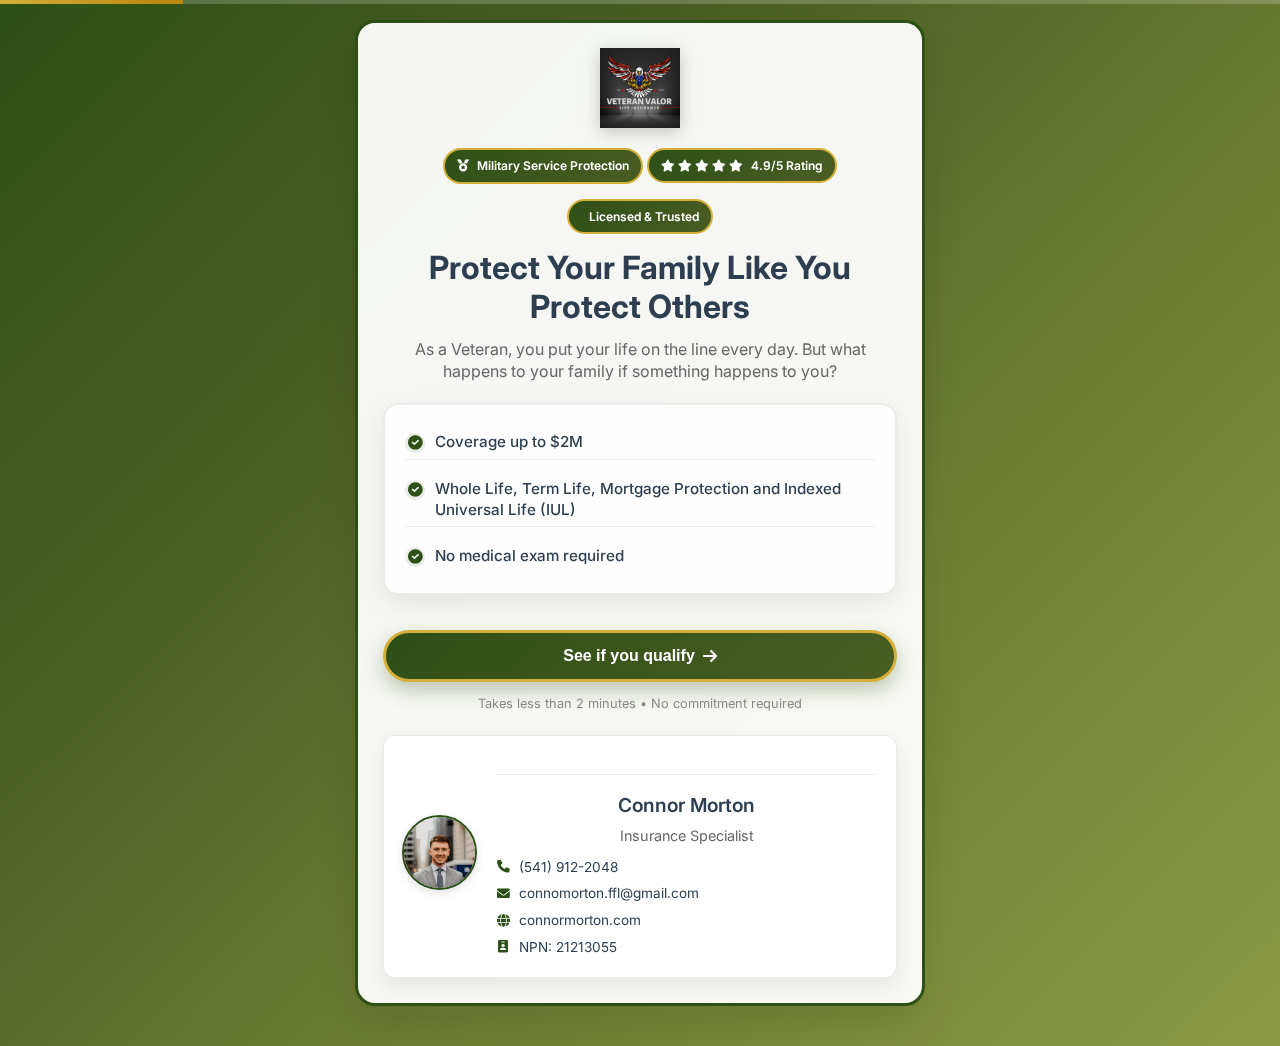
<file: index.html>
<!DOCTYPE html>
<html lang="en">
<head>
    <meta charset="UTF-8">
    <meta name="viewport" content="width=device-width, initial-scale=1.0">
    <title>Veteran Valor Life Insurance - Get Personalized Quotes for Veterans</title>
    <meta name="description" content="Veteran Valor Life Insurance - Get personalized life insurance quotes for veterans. Coverage up to $2M, no medical exam required. Whole Life, Term Life, and IUL options.">
    <meta name="keywords" content="veteran life insurance, military life insurance, veteran insurance quotes, life insurance for veterans, army life insurance, navy life insurance, marine life insurance">
    <meta property="og:title" content="Veteran Valor Life Insurance">
    <meta property="og:description" content="Get personalized life insurance quotes for veterans. Coverage up to $2M, no medical exam required.">
    <meta property="og:url" content="https://veteranvalorlifeinsurance.com">
    <meta property="og:type" content="website">
    <meta name="robots" content="index, follow">
    <link rel="canonical" href="https://veteranvalorlifeinsurance.com">
    <!-- Google tag (gtag.js) -->
    <script async src="https://www.googletagmanager.com/gtag/js?id=AW-11492282990"></script>
    <script>
      window.dataLayer = window.dataLayer || [];
      function gtag(){dataLayer.push(arguments);}
      gtag('js', new Date());

      gtag('config', 'AW-11492282990');
    </script>
    
    <!-- Security Headers -->
    <meta http-equiv="Content-Security-Policy" content="upgrade-insecure-requests">
    <meta http-equiv="Strict-Transport-Security" content="max-age=31536000; includeSubDomains">
    <meta http-equiv="X-Content-Type-Options" content="nosniff">
    <meta http-equiv="X-Frame-Options" content="DENY">
    <meta http-equiv="X-XSS-Protection" content="1; mode=block">
    <link rel="stylesheet" href="styles.css">
    <link href="https://fonts.googleapis.com/css2?family=Inter:wght@400;500;600;700&display=swap" rel="stylesheet">
    <link rel="stylesheet" href="https://cdnjs.cloudflare.com/ajax/libs/font-awesome/6.0.0/css/all.min.css">
    <script src="https://assets.calendly.com/assets/external/widget.js" async></script>
</head>
<body>
    <!-- Progress Bar -->
    <div class="progress-container">
        <div class="progress-bar" id="progressBar"></div>
    </div>

    <!-- Page 1: Welcome/Hook -->
    <div class="page active" id="page1">
        <div class="container">
            <div class="hero-section">
                <div class="logo-container">
                    <img src="logo1.png" alt="Veteran Valor Life Insurance Logo" class="logo-image">
                </div>
                <div class="badge">
                    <i class="fas fa-medal"></i>
                    Military Service Protection
                </div>
                
                <div class="badge rating-badge">
                    <div class="stars">
                        <i class="fas fa-star"></i>
                        <i class="fas fa-star"></i>
                        <i class="fas fa-star"></i>
                        <i class="fas fa-star"></i>
                        <i class="fas fa-star"></i>
                    </div>
                    <span>4.9/5 Rating</span>
                </div>
                
                <div class="badge professional-badge">
                    <i class="fas fa-shield-check"></i>
                    Licensed & Trusted
                </div>
                <h1>Protect Your Family Like You Protect Others</h1>
                <p class="subtitle">As a Veteran, you put your life on the line every day. But what happens to your family if something happens to you?</p>
                <div class="benefits">
                    <div class="benefit-item">
                        <i class="fas fa-check-circle"></i>
                        <span>Coverage up to $2M</span>
                    </div>
                    <div class="benefit-item">
                        <i class="fas fa-check-circle"></i>
                        <span>Whole Life, Term Life, Mortgage Protection and Indexed Universal Life (IUL)</span>
                    </div>
                    <div class="benefit-item">
                        <i class="fas fa-check-circle"></i>
                        <span>No medical exam required</span>
                    </div>
                </div>
                <button class="btn-primary" onclick="nextPage()">
                    See if you qualify
                    <i class="fas fa-arrow-right"></i>
                </button>
                <p class="disclaimer">Takes less than 2 minutes • No commitment required</p>
                
                <!-- Contact Card -->
                <div class="contact-card">
                    <div class="contact-card-content">
                        <div class="contact-photo">
                            <img src="IMG_0195.jpeg" alt="Connor Morton - Insurance Specialist" class="contact-headshot">
                        </div>
                        <div class="contact-info">
                            <div class="contact-name">Connor Morton</div>
                            <div class="contact-title">Insurance Specialist</div>
                            <div class="contact-details">
                                <div class="contact-item">
                                    <i class="fas fa-phone"></i>
                                    <span>(541) 912-2048</span>
                                </div>
                                <div class="contact-item">
                                    <i class="fas fa-envelope"></i>
                                    <span>connomorton.ffl@gmail.com</span>
                                </div>
                                <div class="contact-item">
                                    <i class="fas fa-globe"></i>
                                    <span>connormorton.com</span>
                                </div>
                                <div class="contact-item">
                                    <i class="fas fa-id-badge"></i>
                                    <span>NPN: 21213055</span>
                                </div>
                            </div>
                        </div>
                    </div>
                </div>
            </div>
        </div>
    </div>

    <!-- Page 2: Military Branch Identification -->
    <div class="page" id="page2">
        <div class="container">
            <h2>What Branch did you Serve?</h2>
            <p class="question-subtitle">This helps us provide the most relevant coverage options for your specific military service.</p>
            
            <div class="options-grid">
                <div class="option-card" onclick="selectOption('role', 'army')">
                    <div class="option-icon">
                        <i class="fas fa-shield-alt"></i>
                    </div>
                    <h3>Army</h3>
                    <p>United States Army</p>
                </div>
                
                <div class="option-card" onclick="selectOption('role', 'navy')">
                    <div class="option-icon">
                        <i class="fas fa-anchor"></i>
                    </div>
                    <h3>Navy</h3>
                    <p>United States Navy</p>
                </div>
                
                <div class="option-card" onclick="selectOption('role', 'marines')">
                    <div class="option-icon">
                        <i class="fas fa-star"></i>
                    </div>
                    <h3>Marines</h3>
                    <p>United States Marine Corps</p>
                </div>
                
                <div class="option-card" onclick="selectOption('role', 'other')">
                    <div class="option-icon">
                        <i class="fas fa-user-tie"></i>
                    </div>
                    <h3>Other</h3>
                    <p>Other military branch</p>
                </div>
            </div>
        </div>
    </div>

    <!-- Page 3: Family Status -->
    <div class="page" id="page3">
        <div class="container">
            <h2>Do you have dependents who rely on your income?</h2>
            <p class="question-subtitle">This helps us understand your family's financial protection needs.</p>
            
            <div class="options-simple">
                <div class="option-simple" onclick="selectOption('dependents', 'yes')">
                    <div class="option-content">
                        <i class="fas fa-users"></i>
                        <div>
                            <h3>Yes</h3>
                            <p>I have a spouse, children, or other dependents</p>
                        </div>
                    </div>
                </div>
                
                <div class="option-simple" onclick="selectOption('dependents', 'no')">
                    <div class="option-content">
                        <i class="fas fa-user"></i>
                        <div>
                            <h3>No</h3>
                            <p>I don't have dependents currently</p>
                        </div>
                    </div>
                </div>
            </div>
        </div>
    </div>

    <!-- Page 4: Income/Protection Needs -->
    <div class="page" id="page4">
        <div class="container">
            <h2>What's your annual household income?</h2>
            <p class="question-subtitle">This helps us calculate the right amount of coverage for your family.</p>
            
            <div class="options-simple">
                <div class="option-simple" onclick="selectOption('income', 'under-50k')">
                    <div class="option-content">
                        <h3>Under $50,000</h3>
                    </div>
                </div>
                
                <div class="option-simple" onclick="selectOption('income', '50k-75k')">
                    <div class="option-content">
                        <h3>$50,000 - $75,000</h3>
                    </div>
                </div>
                
                <div class="option-simple" onclick="selectOption('income', '75k-100k')">
                    <div class="option-content">
                        <h3>$75,000 - $100,000</h3>
                    </div>
                </div>
                
                <div class="option-simple" onclick="selectOption('income', '100k-150k')">
                    <div class="option-content">
                        <h3>$100,000 - $150,000</h3>
                    </div>
                </div>
                
                <div class="option-simple" onclick="selectOption('income', 'over-150k')">
                    <div class="option-content">
                        <h3>Over $150,000</h3>
                    </div>
                </div>
            </div>
        </div>
    </div>

    <!-- Page 5: Health Status -->
    <div class="page" id="page5">
        <div class="container">
            <h2>How would you describe your health?</h2>
            <p class="question-subtitle">This helps us find the best rates available for you.</p>
            
            <div class="options-simple">
                <div class="option-simple" onclick="selectOption('health', 'excellent')">
                    <div class="option-content">
                        <i class="fas fa-heart"></i>
                        <div>
                            <h3>Excellent</h3>
                            <p>No major health issues, non-smoker</p>
                        </div>
                    </div>
                </div>
                
                <div class="option-simple" onclick="selectOption('health', 'good')">
                    <div class="option-content">
                        <i class="fas fa-heart"></i>
                        <div>
                            <h3>Good</h3>
                            <p>Minor health conditions, well-controlled</p>
                        </div>
                    </div>
                </div>
                
                <div class="option-simple" onclick="selectOption('health', 'fair')">
                    <div class="option-content">
                        <i class="fas fa-heart"></i>
                        <div>
                            <h3>Fair</h3>
                            <p>Some health conditions, smoker</p>
                        </div>
                    </div>
                </div>
            </div>
        </div>
    </div>

    <!-- Page 6: Contact Capture -->
    <div class="page" id="page6">
        <div class="container">
            <div class="quote-header">
                <h2 class="quote-title">Get Your Personalized Life Insurance Quote</h2>
                <p class="quote-description">Based on your responses, we'll provide you with customized coverage options and competitive rates tailored to your needs.</p>
            </div>
            
            <div class="trusted-companies-section">
                <h3>Trusted by Top Insurance Companies:</h3>
                <div class="promotional-image">
                    <img src="IMG_1579.png" alt="Insurance Specialist Promotional Graphic" class="promo-image">
                </div>
            </div>
            
            <form action="https://formspree.io/f/mpwlbpqj" method="POST" class="contact-form" id="contactForm">
                <div class="form-group">
                    <label for="firstName">First Name</label>
                    <input type="text" id="firstName" name="firstName" placeholder="Enter your first name" required>
                </div>
                
                <div class="form-group">
                    <label for="lastName">Last Name</label>
                    <input type="text" id="lastName" name="lastName" placeholder="Enter your last name" required>
                </div>
                
                <div class="form-group">
                    <label for="dateOfBirth">Date of Birth</label>
                    <input type="date" id="dateOfBirth" name="dateOfBirth" required>
                </div>
                
                <div class="form-group">
                    <label for="state">State</label>
                    <select id="state" name="state" required>
                        <option value="">Select your state</option>
                        <option value="AL">Alabama</option>
                        <option value="AK">Alaska</option>
                        <option value="AZ">Arizona</option>
                        <option value="AR">Arkansas</option>
                        <option value="CA">California</option>
                        <option value="CO">Colorado</option>
                        <option value="CT">Connecticut</option>
                        <option value="DE">Delaware</option>
                        <option value="FL">Florida</option>
                        <option value="GA">Georgia</option>
                        <option value="HI">Hawaii</option>
                        <option value="ID">Idaho</option>
                        <option value="IL">Illinois</option>
                        <option value="IN">Indiana</option>
                        <option value="IA">Iowa</option>
                        <option value="KS">Kansas</option>
                        <option value="KY">Kentucky</option>
                        <option value="LA">Louisiana</option>
                        <option value="ME">Maine</option>
                        <option value="MD">Maryland</option>
                        <option value="MA">Massachusetts</option>
                        <option value="MI">Michigan</option>
                        <option value="MN">Minnesota</option>
                        <option value="MS">Mississippi</option>
                        <option value="MO">Missouri</option>
                        <option value="MT">Montana</option>
                        <option value="NE">Nebraska</option>
                        <option value="NV">Nevada</option>
                        <option value="NH">New Hampshire</option>
                        <option value="NJ">New Jersey</option>
                        <option value="NM">New Mexico</option>
                        <option value="NY">New York</option>
                        <option value="NC">North Carolina</option>
                        <option value="ND">North Dakota</option>
                        <option value="OH">Ohio</option>
                        <option value="OK">Oklahoma</option>
                        <option value="OR">Oregon</option>
                        <option value="PA">Pennsylvania</option>
                        <option value="RI">Rhode Island</option>
                        <option value="SC">South Carolina</option>
                        <option value="SD">South Dakota</option>
                        <option value="TN">Tennessee</option>
                        <option value="TX">Texas</option>
                        <option value="UT">Utah</option>
                        <option value="VT">Vermont</option>
                        <option value="VA">Virginia</option>
                        <option value="WA">Washington</option>
                        <option value="WV">West Virginia</option>
                        <option value="WI">Wisconsin</option>
                        <option value="WY">Wyoming</option>
                    </select>
                </div>
                
                <div class="form-group">
                    <label for="email">Email Address</label>
                    <input type="email" id="email" name="email" placeholder="Enter your email address" required>
                </div>
                
                <div class="form-group">
                    <label for="phone">Phone Number</label>
                    <input type="tel" id="phone" name="phone" placeholder="Enter your phone number" required>
                </div>
                
                <!-- Hidden fields for quiz data -->
                <input type="hidden" name="militaryBranch" id="militaryBranch">
                <input type="hidden" name="dependents" id="dependents">
                <input type="hidden" name="income" id="income">
                <input type="hidden" name="health" id="health">
            
                <div class="form-group checkbox-group">
                    <label class="checkbox-label">
                        <input type="checkbox" id="consent" name="consent" required>
                        <span class="checkmark"></span>
                        <span class="checkbox-text">
                            <strong>I AGREE</strong> to receive quotes and information about life insurance options. I understand I can opt out at any time.
                        </span>
                    </label>
                </div>
                
                <div class="form-group checkbox-group">
                    <label class="checkbox-label">
                        <input type="checkbox" id="textConsent" name="textConsent">
                        <span class="checkmark"></span>
                        <span class="checkbox-text">
                            <strong>I AGREE</strong> to receive text messages about my life insurance quote and follow-up communications. Message & data rates may apply. Reply STOP to unsubscribe.
                        </span>
                    </label>
                </div>
            </form>
            
            <button class="btn-primary" onclick="submitForm()" id="btn-submit">
                Get My Free Quote
                <i class="fas fa-arrow-right"></i>
            </button>
            
            <p class="privacy-note">
                <i class="fas fa-lock"></i>
                Your information is secure and will only be used to provide you with life insurance quotes.
            </p>
        </div>
    </div>

    <!-- Page 7: Thank You -->
    <div class="page" id="page7">
        <div class="container">
            <div class="thank-you-content">
                <div class="success-icon">
                    <i class="fas fa-check-circle"></i>
                </div>
                
                <h2>Thank You!</h2>
                <p class="thank-you-subtitle">We've received your information and are analyzing your needs.</p>
                
                <div class="next-steps">
                    <h3>What happens next?</h3>
                    <div class="step-item">
                        <div class="step-number">1</div>
                        <div class="step-content">
                            <h4>Personalized Analysis</h4>
                            <p>Our team will review your responses and calculate your coverage needs</p>
                        </div>
                    </div>
                    
                    <div class="step-item">
                        <div class="step-number">2</div>
                        <div class="step-content">
                            <h4>Agent Contact</h4>
                            <p>A licensed agent will reach out within 24 hours with your customized options</p>
                        </div>
                    </div>
                    
                    <div class="step-item">
                        <div class="step-number">3</div>
                        <div class="step-content">
                            <h4>Free Consultation</h4>
                            <p>Get your personalized quote and discuss the best coverage for your family</p>
                        </div>
                    </div>
                </div>
                
                <div class="bonus-offer">
                    <h3>Schedule Your Free Consultation</h3>
                    <p>Book a 15-minute call to discuss your personalized life insurance options and get your custom quote</p>
                    <div class="calendly-inline-widget" data-url="https://calendly.com/connormorton-ffl/life-insurance" style="min-width:320px;height:700px;"></div>
                </div>
                
                <div class="contact-info">
                    <p><strong>Questions?</strong> Call us at 1-800-VETERAN-INS</p>
                    <p>Available 24/7 for Veterans</p>
                    <p><i class="fas fa-sms"></i> Text us for quick responses</p>
                </div>
            </div>
        </div>
    </div>

    <script src="script.js"></script>
</body>
</html>
</file>
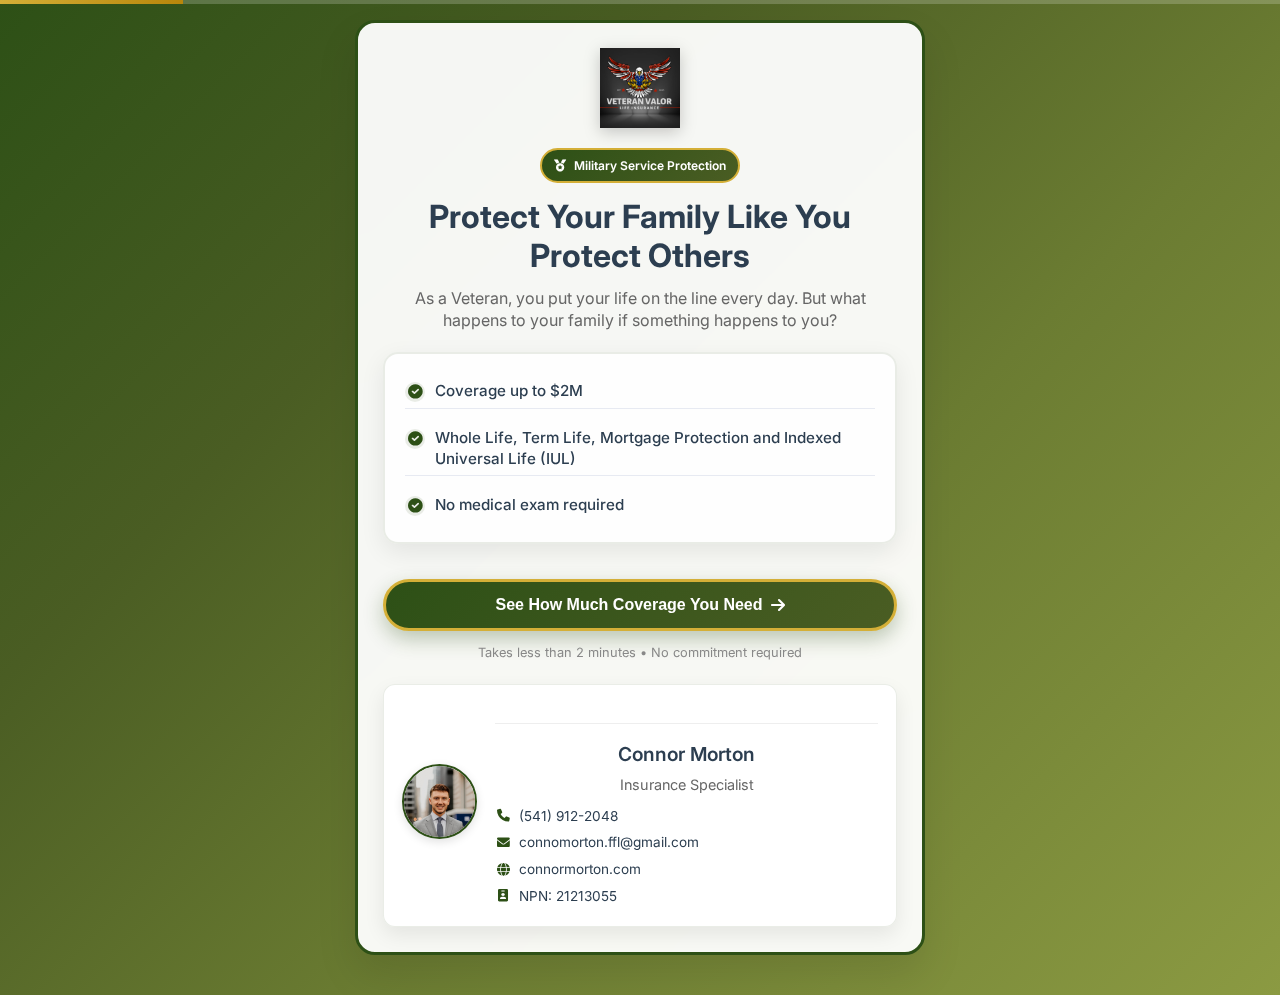
<file: index_backup.html>
<!DOCTYPE html>
<html lang="en">
<head>
    <meta charset="UTF-8">
    <meta name="viewport" content="width=device-width, initial-scale=1.0">
    <title>Veteran Valor Life Insurance - Get Personalized Quotes for Veterans</title>
    <meta name="description" content="Veteran Valor Life Insurance - Get personalized life insurance quotes for veterans. Coverage up to $2M, no medical exam required. Whole Life, Term Life, and IUL options.">
    <meta name="keywords" content="veteran life insurance, military life insurance, veteran insurance quotes, life insurance for veterans, army life insurance, navy life insurance, marine life insurance">
    <meta property="og:title" content="Veteran Valor Life Insurance">
    <meta property="og:description" content="Get personalized life insurance quotes for veterans. Coverage up to $2M, no medical exam required.">
    <meta property="og:url" content="https://veteranvalorlifeinsurance.com">
    <meta property="og:type" content="website">
    <meta name="robots" content="index, follow">
    <link rel="canonical" href="https://veteranvalorlifeinsurance.com">
    
    <!-- Security Headers -->
    <meta http-equiv="Content-Security-Policy" content="upgrade-insecure-requests">
    <meta http-equiv="Strict-Transport-Security" content="max-age=31536000; includeSubDomains">
    <meta http-equiv="X-Content-Type-Options" content="nosniff">
    <meta http-equiv="X-Frame-Options" content="DENY">
    <meta http-equiv="X-XSS-Protection" content="1; mode=block">
    <link rel="stylesheet" href="styles.css">
    <link href="https://fonts.googleapis.com/css2?family=Inter:wght@400;500;600;700&display=swap" rel="stylesheet">
    <link rel="stylesheet" href="https://cdnjs.cloudflare.com/ajax/libs/font-awesome/6.0.0/css/all.min.css">
    <script src="https://assets.calendly.com/assets/external/widget.js" async></script>
</head>
<body>
    <!-- Progress Bar -->
    <div class="progress-container">
        <div class="progress-bar" id="progressBar"></div>
    </div>

    <!-- Page 1: Welcome/Hook -->
    <div class="page active" id="page1">
        <div class="container">
            <div class="hero-section">
                <div class="logo-container">
                    <img src="logo1.png" alt="Veteran Valor Life Insurance Logo" class="logo-image">
                </div>
                <div class="badge">
                    <i class="fas fa-medal"></i>
                    Military Service Protection
                </div>
                <h1>Protect Your Family Like You Protect Others</h1>
                <p class="subtitle">As a Veteran, you put your life on the line every day. But what happens to your family if something happens to you?</p>
                <div class="benefits">
                    <div class="benefit-item">
                        <i class="fas fa-check-circle"></i>
                        <span>Coverage up to $2M</span>
                    </div>
                    <div class="benefit-item">
                        <i class="fas fa-check-circle"></i>
                        <span>Whole Life, Term Life, Mortgage Protection and Indexed Universal Life (IUL)</span>
                    </div>
                    <div class="benefit-item">
                        <i class="fas fa-check-circle"></i>
                        <span>No medical exam required</span>
                    </div>
                </div>
                <button class="btn-primary" onclick="nextPage()">
                    See How Much Coverage You Need
                    <i class="fas fa-arrow-right"></i>
                </button>
                <p class="disclaimer">Takes less than 2 minutes • No commitment required</p>
                
                <!-- Contact Card -->
                <div class="contact-card">
                    <div class="contact-card-content">
                        <div class="contact-photo">
                            <img src="IMG_0195.jpeg" alt="Connor Morton - Insurance Specialist" class="contact-headshot">
                        </div>
                        <div class="contact-info">
                            <div class="contact-name">Connor Morton</div>
                            <div class="contact-title">Insurance Specialist</div>
                            <div class="contact-details">
                                <div class="contact-item">
                                    <i class="fas fa-phone"></i>
                                    <span>(541) 912-2048</span>
                                </div>
                                <div class="contact-item">
                                    <i class="fas fa-envelope"></i>
                                    <span>connomorton.ffl@gmail.com</span>
                                </div>
                                <div class="contact-item">
                                    <i class="fas fa-globe"></i>
                                    <span>connormorton.com</span>
                                </div>
                                <div class="contact-item">
                                    <i class="fas fa-id-badge"></i>
                                    <span>NPN: 21213055</span>
                                </div>
                            </div>
                        </div>
                    </div>
                </div>
            </div>
        </div>
    </div>

    <!-- Page 2: Military Branch Identification -->
    <div class="page" id="page2">
        <div class="container">
            <h2>What Branch did you Serve?</h2>
            <p class="question-subtitle">This helps us provide the most relevant coverage options for your specific military service.</p>
            
            <div class="options-grid">
                <div class="option-card" onclick="selectOption('role', 'army')">
                    <div class="option-icon">
                        <i class="fas fa-shield-alt"></i>
                    </div>
                    <h3>Army</h3>
                    <p>United States Army</p>
                </div>
                
                <div class="option-card" onclick="selectOption('role', 'navy')">
                    <div class="option-icon">
                        <i class="fas fa-anchor"></i>
                    </div>
                    <h3>Navy</h3>
                    <p>United States Navy</p>
                </div>
                
                <div class="option-card" onclick="selectOption('role', 'marines')">
                    <div class="option-icon">
                        <i class="fas fa-star"></i>
                    </div>
                    <h3>Marines</h3>
                    <p>United States Marine Corps</p>
                </div>
                
                <div class="option-card" onclick="selectOption('role', 'other')">
                    <div class="option-icon">
                        <i class="fas fa-user-tie"></i>
                    </div>
                    <h3>Other</h3>
                    <p>Other military branch</p>
                </div>
            </div>
        </div>
    </div>

    <!-- Page 3: Family Status -->
    <div class="page" id="page3">
        <div class="container">
            <h2>Do you have dependents who rely on your income?</h2>
            <p class="question-subtitle">This helps us understand your family's financial protection needs.</p>
            
            <div class="options-simple">
                <div class="option-simple" onclick="selectOption('dependents', 'yes')">
                    <div class="option-content">
                        <i class="fas fa-users"></i>
                        <div>
                            <h3>Yes</h3>
                            <p>I have a spouse, children, or other dependents</p>
                        </div>
                    </div>
                </div>
                
                <div class="option-simple" onclick="selectOption('dependents', 'no')">
                    <div class="option-content">
                        <i class="fas fa-user"></i>
                        <div>
                            <h3>No</h3>
                            <p>I don't have dependents currently</p>
                        </div>
                    </div>
                </div>
            </div>
        </div>
    </div>

    <!-- Page 4: Income/Protection Needs -->
    <div class="page" id="page4">
        <div class="container">
            <h2>What's your annual household income?</h2>
            <p class="question-subtitle">This helps us calculate the right amount of coverage for your family.</p>
            
            <div class="options-simple">
                <div class="option-simple" onclick="selectOption('income', 'under-50k')">
                    <div class="option-content">
                        <h3>Under $50,000</h3>
                    </div>
                </div>
                
                <div class="option-simple" onclick="selectOption('income', '50k-75k')">
                    <div class="option-content">
                        <h3>$50,000 - $75,000</h3>
                    </div>
                </div>
                
                <div class="option-simple" onclick="selectOption('income', '75k-100k')">
                    <div class="option-content">
                        <h3>$75,000 - $100,000</h3>
                    </div>
                </div>
                
                <div class="option-simple" onclick="selectOption('income', '100k-150k')">
                    <div class="option-content">
                        <h3>$100,000 - $150,000</h3>
                    </div>
                </div>
                
                <div class="option-simple" onclick="selectOption('income', 'over-150k')">
                    <div class="option-content">
                        <h3>Over $150,000</h3>
                    </div>
                </div>
            </div>
        </div>
    </div>

    <!-- Page 5: Health Status -->
    <div class="page" id="page5">
        <div class="container">
            <h2>How would you describe your health?</h2>
            <p class="question-subtitle">This helps us find the best rates available for you.</p>
            
            <div class="options-simple">
                <div class="option-simple" onclick="selectOption('health', 'excellent')">
                    <div class="option-content">
                        <i class="fas fa-heart"></i>
                        <div>
                            <h3>Excellent</h3>
                            <p>No major health issues, non-smoker</p>
                        </div>
                    </div>
                </div>
                
                <div class="option-simple" onclick="selectOption('health', 'good')">
                    <div class="option-content">
                        <i class="fas fa-heart"></i>
                        <div>
                            <h3>Good</h3>
                            <p>Minor health conditions, well-controlled</p>
                        </div>
                    </div>
                </div>
                
                <div class="option-simple" onclick="selectOption('health', 'fair')">
                    <div class="option-content">
                        <i class="fas fa-heart"></i>
                        <div>
                            <h3>Fair</h3>
                            <p>Some health conditions, smoker</p>
                        </div>
                    </div>
                </div>
            </div>
        </div>
    </div>

    <!-- Page 6: Contact Capture -->
    <div class="page" id="page6">
        <div class="container">
            <div class="quote-header">
                <h2 class="quote-title">Get Your Personalized Life Insurance Quote</h2>
                <p class="quote-description">Based on your responses, we'll provide you with customized coverage options and competitive rates tailored to your needs.</p>
            </div>
            
            <div class="trusted-companies-section">
                <h3>Trusted by Top Insurance Companies:</h3>
                <div class="promotional-image">
                    <img src="IMG_1579.png" alt="Insurance Specialist Promotional Graphic" class="promo-image">
                </div>
            </div>
            
            <form action="https://formspree.io/f/mpwlbpqj" method="POST" class="contact-form" id="contactForm">
                <div class="form-group">
                    <label for="firstName">First Name</label>
                    <input type="text" id="firstName" name="firstName" placeholder="Enter your first name" required>
                </div>
                
                <div class="form-group">
                    <label for="lastName">Last Name</label>
                    <input type="text" id="lastName" name="lastName" placeholder="Enter your last name" required>
                </div>
                
                <div class="form-group">
                    <label for="dateOfBirth">Date of Birth</label>
                    <input type="date" id="dateOfBirth" name="dateOfBirth" required>
                </div>
                
                <div class="form-group">
                    <label for="state">State</label>
                    <select id="state" name="state" required>
                        <option value="">Select your state</option>
                        <option value="AL">Alabama</option>
                        <option value="AK">Alaska</option>
                        <option value="AZ">Arizona</option>
                        <option value="AR">Arkansas</option>
                        <option value="CA">California</option>
                        <option value="CO">Colorado</option>
                        <option value="CT">Connecticut</option>
                        <option value="DE">Delaware</option>
                        <option value="FL">Florida</option>
                        <option value="GA">Georgia</option>
                        <option value="HI">Hawaii</option>
                        <option value="ID">Idaho</option>
                        <option value="IL">Illinois</option>
                        <option value="IN">Indiana</option>
                        <option value="IA">Iowa</option>
                        <option value="KS">Kansas</option>
                        <option value="KY">Kentucky</option>
                        <option value="LA">Louisiana</option>
                        <option value="ME">Maine</option>
                        <option value="MD">Maryland</option>
                        <option value="MA">Massachusetts</option>
                        <option value="MI">Michigan</option>
                        <option value="MN">Minnesota</option>
                        <option value="MS">Mississippi</option>
                        <option value="MO">Missouri</option>
                        <option value="MT">Montana</option>
                        <option value="NE">Nebraska</option>
                        <option value="NV">Nevada</option>
                        <option value="NH">New Hampshire</option>
                        <option value="NJ">New Jersey</option>
                        <option value="NM">New Mexico</option>
                        <option value="NY">New York</option>
                        <option value="NC">North Carolina</option>
                        <option value="ND">North Dakota</option>
                        <option value="OH">Ohio</option>
                        <option value="OK">Oklahoma</option>
                        <option value="OR">Oregon</option>
                        <option value="PA">Pennsylvania</option>
                        <option value="RI">Rhode Island</option>
                        <option value="SC">South Carolina</option>
                        <option value="SD">South Dakota</option>
                        <option value="TN">Tennessee</option>
                        <option value="TX">Texas</option>
                        <option value="UT">Utah</option>
                        <option value="VT">Vermont</option>
                        <option value="VA">Virginia</option>
                        <option value="WA">Washington</option>
                        <option value="WV">West Virginia</option>
                        <option value="WI">Wisconsin</option>
                        <option value="WY">Wyoming</option>
                    </select>
                </div>
                
                <div class="form-group">
                    <label for="email">Email Address</label>
                    <input type="email" id="email" name="email" placeholder="Enter your email address" required>
                </div>
                
                <div class="form-group">
                    <label for="phone">Phone Number</label>
                    <input type="tel" id="phone" name="phone" placeholder="Enter your phone number" required>
                </div>
                
                <!-- Hidden fields for quiz data -->
                <input type="hidden" name="militaryBranch" id="militaryBranch">
                <input type="hidden" name="dependents" id="dependents">
                <input type="hidden" name="income" id="income">
                <input type="hidden" name="health" id="health">
            
                <div class="form-group checkbox-group">
                    <label class="checkbox-label">
                        <input type="checkbox" id="consent" name="consent" required>
                        <span class="checkmark"></span>
                        <span class="checkbox-text">
                            <strong>I AGREE</strong> to receive quotes and information about life insurance options. I understand I can opt out at any time.
                        </span>
                    </label>
                </div>
                
                <div class="form-group checkbox-group">
                    <label class="checkbox-label">
                        <input type="checkbox" id="textConsent" name="textConsent">
                        <span class="checkmark"></span>
                        <span class="checkbox-text">
                            <strong>I AGREE</strong> to receive text messages about my life insurance quote and follow-up communications. Message & data rates may apply. Reply STOP to unsubscribe.
                        </span>
                    </label>
                </div>
            </form>
            
            <button class="btn-primary" onclick="submitForm()" id="btn-submit">
                Get My Free Quote
                <i class="fas fa-arrow-right"></i>
            </button>
            
            <p class="privacy-note">
                <i class="fas fa-lock"></i>
                Your information is secure and will only be used to provide you with life insurance quotes.
            </p>
        </div>
    </div>

    <!-- Page 7: Thank You -->
    <div class="page" id="page7">
        <div class="container">
            <div class="thank-you-content">
                <div class="success-icon">
                    <i class="fas fa-check-circle"></i>
                </div>
                
                <h2>Thank You!</h2>
                <p class="thank-you-subtitle">We've received your information and are analyzing your needs.</p>
                
                <div class="next-steps">
                    <h3>What happens next?</h3>
                    <div class="step-item">
                        <div class="step-number">1</div>
                        <div class="step-content">
                            <h4>Personalized Analysis</h4>
                            <p>Our team will review your responses and calculate your coverage needs</p>
                        </div>
                    </div>
                    
                    <div class="step-item">
                        <div class="step-number">2</div>
                        <div class="step-content">
                            <h4>Agent Contact</h4>
                            <p>A licensed agent will reach out within 24 hours with your customized options</p>
                        </div>
                    </div>
                    
                    <div class="step-item">
                        <div class="step-number">3</div>
                        <div class="step-content">
                            <h4>Free Consultation</h4>
                            <p>Get your personalized quote and discuss the best coverage for your family</p>
                        </div>
                    </div>
                </div>
                
                <div class="bonus-offer">
                    <h3>Schedule Your Free Consultation</h3>
                    <p>Book a 15-minute call to discuss your personalized life insurance options and get your custom quote</p>
                    <div class="calendly-inline-widget" data-url="https://calendly.com/connormorton-ffl/life-insurance" style="min-width:320px;height:700px;"></div>
                </div>
                
                <div class="contact-info">
                    <p><strong>Questions?</strong> Call us at 1-800-VETERAN-INS</p>
                    <p>Available 24/7 for Veterans</p>
                    <p><i class="fas fa-sms"></i> Text us for quick responses</p>
                </div>
            </div>
        </div>
    </div>

    <script src="script.js"></script>
</body>
</html>
</file>
<file: styles.css>
/* Reset and Base Styles */
* {
    margin: 0;
    padding: 0;
    box-sizing: border-box;
}

body {
    font-family: 'Inter', -apple-system, BlinkMacSystemFont, 'Segoe UI', Roboto, sans-serif;
    line-height: 1.6;
    color: #333;
    background: linear-gradient(135deg, #2d5016 0%, #4a5d23 30%, #6b7c32 60%, #8b9a42 100%);
    min-height: 100vh;
}

/* Progress Bar */
.progress-container {
    position: fixed;
    top: 0;
    left: 0;
    width: 100%;
    height: 4px;
    background: rgba(255, 255, 255, 0.2);
    z-index: 1000;
}

.progress-bar {
    height: 100%;
    background: linear-gradient(90deg, #d4af37, #b8860b);
    width: 0%;
    transition: width 0.3s ease;
}

/* Container */
.container {
    max-width: 600px;
    margin: 0 auto;
    padding: 15px;
    min-height: 100vh;
    display: flex;
    flex-direction: column;
    justify-content: flex-start;
    box-sizing: border-box;
    padding-top: 20px;
    padding-bottom: 20px;
}

/* Page Styles */
.page {
    display: none;
    animation: fadeIn 0.5s ease-in;
    width: 100%;
}

.page.active {
    display: block;
}

@keyframes fadeIn {
    from { opacity: 0; transform: translateY(20px); }
    to { opacity: 1; transform: translateY(0); }
}

/* Logo Styling */
.logo-container {
    margin-bottom: 20px;
    display: flex;
    flex-direction: column;
    align-items: center;
    gap: 10px;
}

.logo-image {
    width: 80px;
    height: auto;
    max-width: 100%;
    filter: drop-shadow(0 4px 8px rgba(0, 0, 0, 0.2));
    transition: transform 0.3s ease;
}

.logo-image:hover {
    transform: scale(1.05);
}

/* Hero Section (Page 1) */
.hero-section {
    text-align: center;
    background: rgba(255, 255, 255, 0.95);
    border-radius: 20px;
    padding: 25px 25px;
    box-shadow: 0 20px 40px rgba(0, 0, 0, 0.1);
    backdrop-filter: blur(10px);
    border: 3px solid #2d5016;
    margin-bottom: 20px;
}

.badge {
    display: inline-flex;
    align-items: center;
    gap: 8px;
    background: linear-gradient(135deg, #2d5016, #4a5d23);
    color: white;
    padding: 6px 12px;
    border-radius: 25px;
    font-size: 12px;
    font-weight: 600;
    margin-bottom: 15px;
    border: 2px solid #d4af37;
}

.hero-section h1 {
    font-size: 2rem;
    font-weight: 700;
    color: #2c3e50;
    margin-bottom: 12px;
    line-height: 1.2;
}

.subtitle {
    font-size: 1rem;
    color: #666;
    margin-bottom: 20px;
    line-height: 1.4;
}

.benefits {
    margin: 20px 0;
    background: rgba(255, 255, 255, 0.9);
    border-radius: 15px;
    padding: 20px;
    border: 2px solid rgba(45, 80, 22, 0.1);
    box-shadow: 0 8px 25px rgba(0, 0, 0, 0.08);
}

.benefit-item {
    display: flex;
    align-items: flex-start;
    gap: 10px;
    margin-bottom: 12px;
    font-size: 0.95rem;
    color: #2c3e50;
    padding: 6px 0;
    border-bottom: 1px solid rgba(30, 58, 138, 0.1);
    transition: all 0.3s ease;
    text-align: left;
}

.benefit-item:last-child {
    margin-bottom: 0;
    border-bottom: none;
}

.benefit-item:hover {
    transform: translateX(3px);
    background: rgba(45, 80, 22, 0.05);
    border-radius: 6px;
    padding: 8px 10px;
    margin: 0 -10px 15px -10px;
}

.benefit-item i {
    color: #2d5016;
    font-size: 0.9rem;
    margin-top: 2px;
    flex-shrink: 0;
    background: rgba(45, 80, 22, 0.1);
    border-radius: 50%;
    width: 20px;
    height: 20px;
    display: flex;
    align-items: center;
    justify-content: center;
}

.benefit-item span {
    line-height: 1.4;
    font-weight: 500;
    text-align: left;
}

.disclaimer {
    font-size: 0.8rem;
    color: #888;
    margin-top: 12px;
}

/* Contact Card */
.contact-card {
    background: rgba(255, 255, 255, 0.95);
    border-radius: 12px;
    padding: 18px;
    margin-top: 20px;
    box-shadow: 0 8px 20px rgba(0, 0, 0, 0.08);
    border: 1px solid rgba(45, 80, 22, 0.1);
}

.contact-card-content {
    display: flex;
    align-items: center;
    gap: 18px;
}

.contact-photo {
    flex-shrink: 0;
}

.contact-headshot {
    width: 75px;
    height: 75px;
    border-radius: 50%;
    object-fit: cover;
    border: 2px solid #2d5016;
    box-shadow: 0 3px 10px rgba(0, 0, 0, 0.12);
}

.contact-info {
    flex: 1;
}

.contact-name {
    font-size: 1.2rem;
    font-weight: 600;
    color: #2c3e50;
    margin-bottom: 3px;
}

.contact-title {
    font-size: 0.9rem;
    color: #666;
    margin-bottom: 10px;
}

.contact-details {
    display: flex;
    flex-direction: column;
    gap: 5px;
}

.contact-item {
    display: flex;
    align-items: center;
    gap: 8px;
    font-size: 0.85rem;
    color: #2c3e50;
}

.contact-item i {
    color: #2d5016;
    width: 16px;
    text-align: center;
    font-size: 0.8rem;
}

/* Buttons */
.btn-primary {
    background: linear-gradient(135deg, #2d5016, #4a5d23);
    color: white;
    border: 3px solid #d4af37;
    padding: 14px 28px;
    border-radius: 50px;
    font-size: 1rem;
    font-weight: 600;
    cursor: pointer;
    transition: all 0.3s ease;
    display: inline-flex;
    align-items: center;
    gap: 8px;
    box-shadow: 0 8px 20px rgba(45, 80, 22, 0.3);
    width: 100%;
    justify-content: center;
    margin-top: 15px;
}

.btn-primary:hover {
    transform: translateY(-2px);
    box-shadow: 0 12px 25px rgba(45, 80, 22, 0.4);
    border-color: #d4af37;
}

.btn-primary:disabled {
    background: #ccc;
    cursor: not-allowed;
    transform: none;
    box-shadow: none;
}

.btn-secondary {
    background: linear-gradient(135deg, #d4af37, #b8860b);
    color: white;
    border: 2px solid #2d5016;
    padding: 12px 24px;
    border-radius: 25px;
    font-size: 1rem;
    font-weight: 600;
    cursor: pointer;
    transition: all 0.3s ease;
    display: inline-flex;
    align-items: center;
    gap: 8px;
    margin-top: 15px;
    text-decoration: none;
}

.btn-secondary:hover {
    transform: translateY(-2px);
    box-shadow: 0 8px 20px rgba(212, 175, 55, 0.3);
}

/* Page Headers */
.page h2 {
    font-size: 1.8rem;
    font-weight: 700;
    color: white;
    text-align: center;
    margin-bottom: 12px;
    text-shadow: 0 2px 4px rgba(0, 0, 0, 0.1);
}

.question-subtitle {
    font-size: 1rem;
    color: rgba(255, 255, 255, 0.9);
    text-align: center;
    margin-bottom: 25px;
    line-height: 1.4;
}

/* Options Grid (Page 2) */
.options-grid {
    display: grid;
    grid-template-columns: repeat(auto-fit, minmax(250px, 1fr));
    gap: 20px;
    margin-bottom: 40px;
}

.option-card {
    background: rgba(255, 255, 255, 0.95);
    border-radius: 15px;
    padding: 25px;
    text-align: center;
    cursor: pointer;
    transition: all 0.3s ease;
    border: 2px solid transparent;
    backdrop-filter: blur(10px);
}

.option-card:hover {
    transform: translateY(-5px);
    box-shadow: 0 15px 30px rgba(0, 0, 0, 0.1);
    border-color: #2d5016;
}

.option-card.selected {
    border-color: #2d5016;
    background: rgba(45, 80, 22, 0.1);
    box-shadow: 0 10px 25px rgba(45, 80, 22, 0.2);
}

.option-icon {
    font-size: 2.5rem;
    color: #2d5016;
    margin-bottom: 15px;
}

.option-card h3 {
    font-size: 1.3rem;
    font-weight: 600;
    color: #2c3e50;
    margin-bottom: 8px;
}

.option-card p {
    color: #666;
    font-size: 0.9rem;
}

/* Simple Options (Pages 3-5) */
.options-simple {
    margin-bottom: 40px;
}

.option-simple {
    background: rgba(255, 255, 255, 0.95);
    border-radius: 15px;
    padding: 20px;
    margin-bottom: 15px;
    cursor: pointer;
    transition: all 0.3s ease;
    border: 2px solid transparent;
    backdrop-filter: blur(10px);
}

.option-simple:hover {
    transform: translateY(-2px);
    box-shadow: 0 10px 25px rgba(0, 0, 0, 0.1);
    border-color: #dc2626;
}

.option-simple.selected {
    border-color: #dc2626;
    background: rgba(220, 38, 38, 0.1);
    box-shadow: 0 8px 20px rgba(220, 38, 38, 0.2);
}

.option-content {
    display: flex;
    align-items: center;
    gap: 15px;
}

.option-content i {
    font-size: 1.5rem;
    color: #dc2626;
    min-width: 30px;
}

.option-content h3 {
    font-size: 1.2rem;
    font-weight: 600;
    color: #2c3e50;
    margin-bottom: 4px;
}

.option-content p {
    color: #666;
    font-size: 0.9rem;
    margin: 0;
}

/* Contact Form (Page 6) */
.quote-header {
    text-align: center;
    margin-bottom: 25px;
}

.quote-title {
    font-size: 2.2rem;
    font-weight: 700;
    color: #d4af37;
    margin-bottom: 12px;
    text-shadow: 0 2px 4px rgba(0, 0, 0, 0.1);
}

.quote-description {
    font-size: 1rem;
    color: rgba(255, 255, 255, 0.9);
    line-height: 1.4;
    margin-bottom: 20px;
}

.trusted-companies-section {
    background: rgba(255, 255, 255, 0.95);
    border-radius: 20px;
    padding: 25px;
    margin-bottom: 25px;
    backdrop-filter: blur(10px);
    box-shadow: 0 20px 40px rgba(0, 0, 0, 0.15);
    border: 2px solid rgba(255, 255, 255, 0.2);
    text-align: center;
}

.trusted-companies-section h3 {
    color: #2c3e50;
    font-size: 1.2rem;
    font-weight: 600;
    margin-bottom: 20px;
    text-align: center;
}

.promotional-image {
    display: flex;
    justify-content: center;
    align-items: center;
}

.promo-image {
    max-width: 100%;
    height: auto;
    border-radius: 15px;
    box-shadow: 0 10px 25px rgba(0, 0, 0, 0.1);
    transition: transform 0.3s ease;
}

.promo-image:hover {
    transform: scale(1.02);
}

.contact-form {
    background: rgba(255, 255, 255, 0.98);
    border-radius: 20px;
    padding: 30px;
    margin-bottom: 20px;
    backdrop-filter: blur(10px);
    box-shadow: 0 20px 40px rgba(0, 0, 0, 0.15);
    border: 2px solid rgba(255, 255, 255, 0.2);
}

.form-group {
    margin-bottom: 20px;
}

.form-group label {
    display: block;
    font-weight: 700;
    color: #2c3e50;
    margin-bottom: 8px;
    font-size: 1rem;
    text-transform: uppercase;
    letter-spacing: 0.5px;
}

.form-group input,
.form-group select {
    width: 100%;
    padding: 16px 18px;
    border: 3px solid #e1e8ed;
    border-radius: 12px;
    font-size: 1.1rem;
    transition: all 0.3s ease;
    background: white;
    box-shadow: 0 2px 8px rgba(0, 0, 0, 0.05);
    min-height: 55px;
}

.form-group select {
    cursor: pointer;
    appearance: none;
    background-image: url("data:image/svg+xml;charset=UTF-8,%3csvg xmlns='http://www.w3.org/2000/svg' viewBox='0 0 24 24' fill='none' stroke='%23666' stroke-width='2' stroke-linecap='round' stroke-linejoin='round'%3e%3cpolyline points='6,9 12,15 18,9'%3e%3c/polyline%3e%3c/svg%3e");
    background-repeat: no-repeat;
    background-position: right 18px center;
    background-size: 16px;
    padding-right: 50px;
}

.form-group input:focus,
.form-group select:focus {
    outline: none;
    border-color: #dc2626;
    box-shadow: 0 0 0 4px rgba(220, 38, 38, 0.15), 0 4px 12px rgba(0, 0, 0, 0.1);
    transform: translateY(-1px);
}

.form-group input:hover,
.form-group select:hover {
    border-color: #dc2626;
    box-shadow: 0 4px 12px rgba(0, 0, 0, 0.1);
}

.checkbox-group {
    margin-top: 20px;
}

.checkbox-label {
    display: flex;
    align-items: flex-start;
    gap: 15px;
    cursor: pointer;
    font-size: 1rem;
    color: #2c3e50;
    line-height: 1.5;
    padding: 20px;
    background: rgba(255, 255, 255, 0.9);
    border-radius: 12px;
    border: 3px solid #e1e8ed;
    transition: all 0.3s ease;
    min-height: 60px;
}

.checkbox-label:hover {
    background: rgba(255, 255, 255, 0.98);
    border-color: #dc2626;
    box-shadow: 0 6px 20px rgba(220, 38, 38, 0.25);
    transform: translateY(-2px);
}

.checkbox-label input[type="checkbox"] {
    display: none;
}

.checkmark {
    width: 28px;
    height: 28px;
    border: 3px solid #dc2626;
    border-radius: 8px;
    position: relative;
    flex-shrink: 0;
    margin-top: 2px;
    background: white;
    transition: all 0.3s ease;
    cursor: pointer;
    display: flex;
    align-items: center;
    justify-content: center;
}

.checkbox-label:hover .checkmark {
    border-color: #b91c1c;
    box-shadow: 0 4px 12px rgba(220, 38, 38, 0.4);
    transform: scale(1.05);
}

.checkbox-label input[type="checkbox"]:checked + .checkmark {
    background: #dc2626;
    border-color: #dc2626;
    box-shadow: 0 4px 12px rgba(220, 38, 38, 0.5);
}

.checkbox-label input[type="checkbox"]:checked + .checkmark::after {
    content: '✓';
    color: white;
    font-size: 16px;
    font-weight: bold;
    line-height: 1;
}

.checkbox-text {
    flex: 1;
    font-weight: 500;
}

.checkbox-text strong {
    color: #dc2626;
    font-weight: 700;
}

.privacy-note {
    text-align: center;
    font-size: 0.8rem;
    color: rgba(255, 255, 255, 0.8);
    margin-top: 12px;
    display: flex;
    align-items: center;
    justify-content: center;
    gap: 8px;
}

/* Thank You Page (Page 7) */
.thank-you-content {
    background: rgba(255, 255, 255, 0.95);
    border-radius: 20px;
    padding: 25px 25px;
    text-align: center;
    backdrop-filter: blur(10px);
    box-shadow: 0 20px 40px rgba(0, 0, 0, 0.1);
}

.success-icon {
    font-size: 3rem;
    color: #dc2626;
    margin-bottom: 15px;
}

.thank-you-content h2 {
    color: #2c3e50;
    font-size: 2rem;
    margin-bottom: 12px;
}

.thank-you-subtitle {
    font-size: 1rem;
    color: #666;
    margin-bottom: 25px;
}

.next-steps {
    text-align: left;
    margin: 25px 0;
}

.next-steps h3 {
    color: #2c3e50;
    font-size: 1.2rem;
    margin-bottom: 15px;
    text-align: center;
}

.step-item {
    display: flex;
    align-items: flex-start;
    gap: 12px;
    margin-bottom: 15px;
}

.step-number {
    width: 25px;
    height: 25px;
    background: #dc2626;
    color: white;
    border-radius: 50%;
    display: flex;
    align-items: center;
    justify-content: center;
    font-weight: 600;
    flex-shrink: 0;
    font-size: 0.9rem;
}

.step-content h4 {
    color: #2c3e50;
    font-size: 1rem;
    margin-bottom: 4px;
}

.step-content p {
    color: #666;
    font-size: 0.85rem;
    margin: 0;
    line-height: 1.3;
}

.bonus-offer {
    background: linear-gradient(135deg, #1e3a8a, #1e40af);
    color: white;
    border-radius: 15px;
    padding: 20px;
    margin: 20px 0;
    border: 2px solid #dc2626;
}

.bonus-offer h3 {
    font-size: 1.2rem;
    margin-bottom: 8px;
}

.bonus-offer p {
    margin-bottom: 15px;
    opacity: 0.9;
    font-size: 0.95rem;
}

.calendly-inline-widget {
    margin-top: 15px;
    border-radius: 10px;
    overflow: hidden;
    box-shadow: 0 8px 25px rgba(0, 0, 0, 0.15);
}

.contact-info {
    margin-top: 20px;
    padding-top: 15px;
    border-top: 1px solid #eee;
}

.contact-info p {
    color: #666;
    font-size: 0.85rem;
    margin-bottom: 4px;
}

/* Responsive Design */
@media (max-width: 768px) {
    .container {
        padding: 10px;
        min-height: 100vh;
        justify-content: flex-start;
        padding-top: 20px;
        padding-bottom: 20px;
    }
    
    .hero-section {
        padding: 20px 15px;
        margin-bottom: 20px;
    }
    
    .hero-section h1 {
        font-size: 1.8rem;
        margin-bottom: 10px;
    }
    
    .page h2 {
        font-size: 1.6rem;
        margin-bottom: 10px;
    }
    
    .question-subtitle {
        font-size: 0.9rem;
        margin-bottom: 20px;
    }
    
    .quote-title {
        font-size: 1.8rem;
        margin-bottom: 10px;
    }
    
    .quote-description {
        font-size: 0.9rem;
        margin-bottom: 15px;
    }
    
    .trusted-companies-section {
        padding: 20px 15px;
        margin-bottom: 20px;
    }
    
    .promo-image {
        max-width: 100%;
        border-radius: 12px;
    }
    
    .options-grid {
        grid-template-columns: 1fr;
        gap: 12px;
        margin-bottom: 25px;
    }
    
    .option-card {
        padding: 15px;
        margin-bottom: 8px;
    }
    
    .option-icon {
        font-size: 2rem;
        margin-bottom: 10px;
    }
    
    .option-card h3 {
        font-size: 1.1rem;
        margin-bottom: 5px;
    }
    
    .option-card p {
        font-size: 0.85rem;
    }
    
    .contact-card {
        padding: 15px;
        margin-top: 15px;
    }
    
    .contact-card-content {
        gap: 15px;
    }
    
    .contact-headshot {
        width: 65px;
        height: 65px;
    }
    
    .contact-name {
        font-size: 1.1rem;
    }
    
    .contact-title {
        font-size: 0.85rem;
    }
    
    .contact-item {
        font-size: 0.8rem;
    }
    
    .contact-form {
        padding: 20px 15px;
    }
    
    .form-group input,
    .form-group select {
        padding: 14px 16px;
        font-size: 1rem;
        min-height: 50px;
    }
    
    .checkbox-label {
        padding: 15px;
        font-size: 0.9rem;
        min-height: 50px;
    }
    
    .checkmark {
        width: 24px;
        height: 24px;
    }
    
    .thank-you-content {
        padding: 20px 15px;
    }
    
    .thank-you-content h2 {
        font-size: 1.8rem;
    }
    
    /* Ensure button is always visible */
    .btn-primary {
        position: relative;
        z-index: 10;
        margin-top: 15px;
        margin-bottom: 15px;
    }
}

@media (max-width: 480px) {
    .container {
        padding: 8px;
        padding-top: 15px;
        padding-bottom: 15px;
    }
    
    .hero-section h1 {
        font-size: 1.6rem;
    }
    
    .page h2 {
        font-size: 1.4rem;
        margin-bottom: 8px;
    }
    
    .question-subtitle {
        font-size: 0.85rem;
        margin-bottom: 15px;
    }
    
    .quote-title {
        font-size: 1.5rem;
        margin-bottom: 8px;
    }
    
    .quote-description {
        font-size: 0.85rem;
        margin-bottom: 12px;
    }
    
    .trusted-companies-section {
        padding: 15px 10px;
        margin-bottom: 15px;
    }
    
    .promo-image {
        max-width: 100%;
        border-radius: 12px;
    }
    
    .options-grid {
        gap: 8px;
        margin-bottom: 20px;
    }
    
    .option-card {
        padding: 12px;
        margin-bottom: 6px;
    }
    
    .option-icon {
        font-size: 1.8rem;
        margin-bottom: 8px;
    }
    
    .option-card h3 {
        font-size: 1rem;
        margin-bottom: 4px;
    }
    
    .option-card p {
        font-size: 0.8rem;
    }
    
    .btn-primary {
        padding: 12px 20px;
        font-size: 0.95rem;
        margin-top: 12px;
        margin-bottom: 12px;
    }
    
    .option-content {
        flex-direction: column;
        text-align: center;
        gap: 8px;
    }
    
    .contact-card {
        padding: 12px;
        margin-top: 12px;
    }
    
    .contact-card-content {
        gap: 12px;
    }
    
    .contact-headshot {
        width: 55px;
        height: 55px;
    }
    
    .contact-name {
        font-size: 1rem;
    }
    
    .contact-title {
        font-size: 0.8rem;
    }
    
    .contact-item {
        font-size: 0.75rem;
    }
}

/* Loading Animation */
.loading {
    display: inline-block;
    width: 20px;
    height: 20px;
    border: 3px solid rgba(255, 255, 255, 0.3);
    border-radius: 50%;
    border-top-color: #fff;
    animation: spin 1s ease-in-out infinite;
}

@keyframes spin {
    to { transform: rotate(360deg); }
}
</file>
